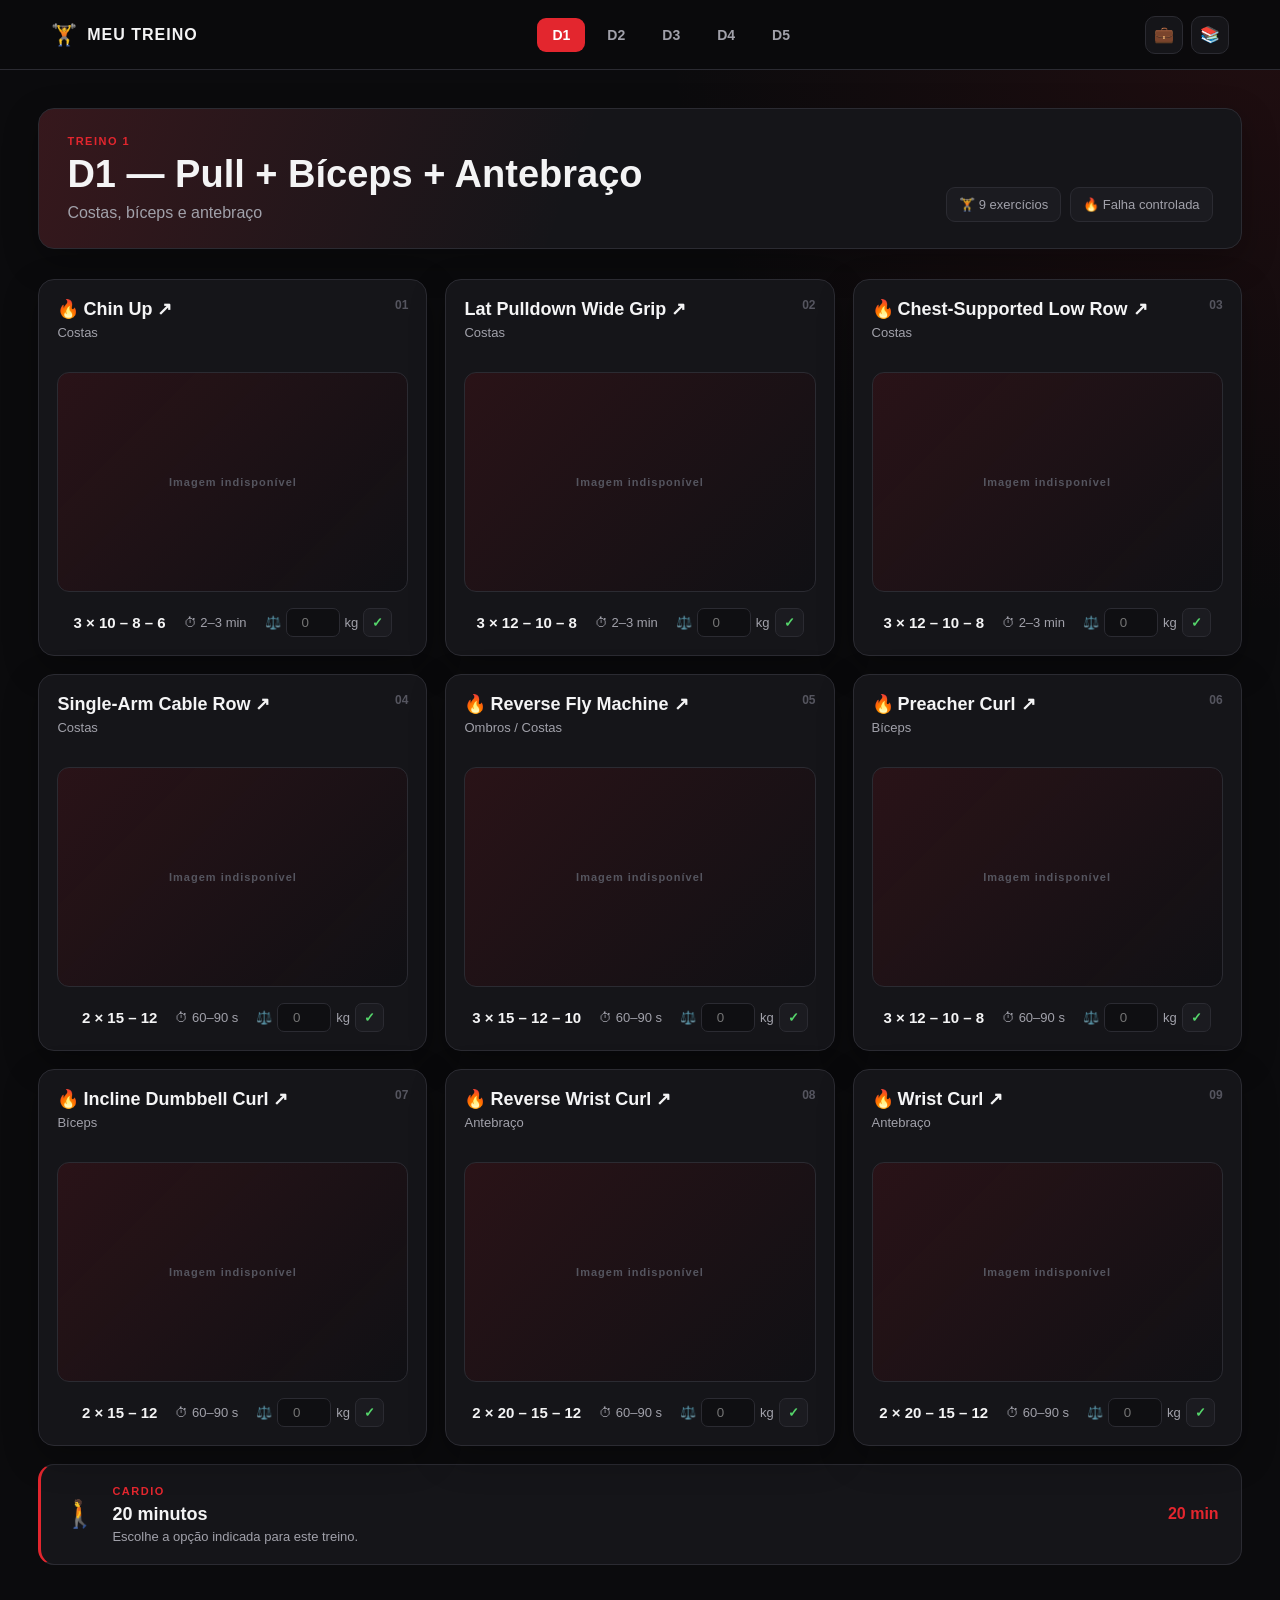
<file: d1.html>
<!DOCTYPE html>
<html lang="pt-PT">
<head>
<meta charset="UTF-8">
<meta name="viewport" content="width=device-width, initial-scale=1.0">
<title>D1 — Pull + Bíceps + Antebraço</title>
<link rel="stylesheet" href="css/style.css">
</head>
<body>
<header class="topo">
  <a class="marca" href="d1.html"><span>🏋️</span><strong>MEU TREINO</strong></a>
  <nav class="menu"><a class="ativo" href="d1.html">D1</a><a class="" href="d2.html">D2</a><a class="" href="d3.html">D3</a><a class="" href="d4.html">D4</a><a class="" href="d5.html">D5</a></nav>
  <div class="atalhos">
    <a href="https://rlpimenta.github.io/Portfolio/" target="_blank" rel="noopener" title="Portfólio">💼</a>
    <a href="https://rlpimenta.github.io/meu-plano-treino/" target="_blank" rel="noopener" title="Projeto do curso">📚</a>
  </div>
</header>
<main class="pagina">
<section class="cabecalho-treino">
 <div><p class="etiqueta">TREINO 1</p><h1>D1 — Pull + Bíceps + Antebraço</h1><p class="descricao">Costas, bíceps e antebraço</p></div>
 <div class="resumo-treino"><span>🏋️ 9 exercícios</span><span>🔥 Falha controlada</span></div>
</section>
<section class="lista-exercicios">
<article class="card-exercicio"
 data-exercicio="Chin Up" data-imagem="Chin-Up" data-musculo="Lats" data-falha="true">
  <div class="topo-card">
    <div>
      <h2 class="nome-exercicio"></h2>
      <p class="musculo">Costas</p>
    </div>
    <span class="numero">01</span>
  </div>
  <a class="link-imagem" href="#" target="_blank" rel="noopener" title="Abrir fonte das imagens">
    <div class="imagem-exercicio">
      <img class="imagem-1" alt="">
      <img class="imagem-2" alt="">
      <span class="imagem-carregando">A carregar...</span>
    </div>
  </a>
  <div class="info-exercicio">
    <strong class="series">3 × 10 – 8 – 6</strong>
    <span class="descanso">⏱ 2–3 min</span>
    <div class="peso">
      <span>⚖️</span>
      <input class="peso-input" type="number" min="0" step="0.5" placeholder="0" aria-label="Peso Chin Up">
      <span>kg</span>
      <button class="guardar-peso" type="button" title="Guardar peso">✓</button>
    </div>
  </div>
</article>

<article class="card-exercicio"
 data-exercicio="Lat Pulldown Wide Grip" data-imagem="Wide-Grip_Pulldown_Behind_The_Neck" data-musculo="Lats" data-falha="false">
  <div class="topo-card">
    <div>
      <h2 class="nome-exercicio"></h2>
      <p class="musculo">Costas</p>
    </div>
    <span class="numero">02</span>
  </div>
  <a class="link-imagem" href="#" target="_blank" rel="noopener" title="Abrir fonte das imagens">
    <div class="imagem-exercicio">
      <img class="imagem-1" alt="">
      <img class="imagem-2" alt="">
      <span class="imagem-carregando">A carregar...</span>
    </div>
  </a>
  <div class="info-exercicio">
    <strong class="series">3 × 12 – 10 – 8</strong>
    <span class="descanso">⏱ 2–3 min</span>
    <div class="peso">
      <span>⚖️</span>
      <input class="peso-input" type="number" min="0" step="0.5" placeholder="0" aria-label="Peso Lat Pulldown Wide Grip">
      <span>kg</span>
      <button class="guardar-peso" type="button" title="Guardar peso">✓</button>
    </div>
  </div>
</article>

<article class="card-exercicio"
 data-exercicio="Chest-Supported Low Row" data-imagem="Seated_Cable_Rows" data-musculo="Lats" data-falha="true">
  <div class="topo-card">
    <div>
      <h2 class="nome-exercicio"></h2>
      <p class="musculo">Costas</p>
    </div>
    <span class="numero">03</span>
  </div>
  <a class="link-imagem" href="#" target="_blank" rel="noopener" title="Abrir fonte das imagens">
    <div class="imagem-exercicio">
      <img class="imagem-1" alt="">
      <img class="imagem-2" alt="">
      <span class="imagem-carregando">A carregar...</span>
    </div>
  </a>
  <div class="info-exercicio">
    <strong class="series">3 × 12 – 10 – 8</strong>
    <span class="descanso">⏱ 2–3 min</span>
    <div class="peso">
      <span>⚖️</span>
      <input class="peso-input" type="number" min="0" step="0.5" placeholder="0" aria-label="Peso Chest-Supported Low Row">
      <span>kg</span>
      <button class="guardar-peso" type="button" title="Guardar peso">✓</button>
    </div>
  </div>
</article>

<article class="card-exercicio"
 data-exercicio="Single-Arm Cable Row" data-imagem="Seated_Cable_Rows" data-musculo="Lats" data-falha="false">
  <div class="topo-card">
    <div>
      <h2 class="nome-exercicio"></h2>
      <p class="musculo">Costas</p>
    </div>
    <span class="numero">04</span>
  </div>
  <a class="link-imagem" href="#" target="_blank" rel="noopener" title="Abrir fonte das imagens">
    <div class="imagem-exercicio">
      <img class="imagem-1" alt="">
      <img class="imagem-2" alt="">
      <span class="imagem-carregando">A carregar...</span>
    </div>
  </a>
  <div class="info-exercicio">
    <strong class="series">2 × 15 – 12</strong>
    <span class="descanso">⏱ 60–90 s</span>
    <div class="peso">
      <span>⚖️</span>
      <input class="peso-input" type="number" min="0" step="0.5" placeholder="0" aria-label="Peso Single-Arm Cable Row">
      <span>kg</span>
      <button class="guardar-peso" type="button" title="Guardar peso">✓</button>
    </div>
  </div>
</article>

<article class="card-exercicio"
 data-exercicio="Reverse Fly Machine" data-imagem="Reverse_Machine_Flyes" data-musculo="Shoulders" data-falha="true">
  <div class="topo-card">
    <div>
      <h2 class="nome-exercicio"></h2>
      <p class="musculo">Ombros / Costas</p>
    </div>
    <span class="numero">05</span>
  </div>
  <a class="link-imagem" href="#" target="_blank" rel="noopener" title="Abrir fonte das imagens">
    <div class="imagem-exercicio">
      <img class="imagem-1" alt="">
      <img class="imagem-2" alt="">
      <span class="imagem-carregando">A carregar...</span>
    </div>
  </a>
  <div class="info-exercicio">
    <strong class="series">3 × 15 – 12 – 10</strong>
    <span class="descanso">⏱ 60–90 s</span>
    <div class="peso">
      <span>⚖️</span>
      <input class="peso-input" type="number" min="0" step="0.5" placeholder="0" aria-label="Peso Reverse Fly Machine">
      <span>kg</span>
      <button class="guardar-peso" type="button" title="Guardar peso">✓</button>
    </div>
  </div>
</article>

<article class="card-exercicio"
 data-exercicio="Preacher Curl" data-imagem="Preacher_Curl" data-musculo="Biceps" data-falha="true">
  <div class="topo-card">
    <div>
      <h2 class="nome-exercicio"></h2>
      <p class="musculo">Bíceps</p>
    </div>
    <span class="numero">06</span>
  </div>
  <a class="link-imagem" href="#" target="_blank" rel="noopener" title="Abrir fonte das imagens">
    <div class="imagem-exercicio">
      <img class="imagem-1" alt="">
      <img class="imagem-2" alt="">
      <span class="imagem-carregando">A carregar...</span>
    </div>
  </a>
  <div class="info-exercicio">
    <strong class="series">3 × 12 – 10 – 8</strong>
    <span class="descanso">⏱ 60–90 s</span>
    <div class="peso">
      <span>⚖️</span>
      <input class="peso-input" type="number" min="0" step="0.5" placeholder="0" aria-label="Peso Preacher Curl">
      <span>kg</span>
      <button class="guardar-peso" type="button" title="Guardar peso">✓</button>
    </div>
  </div>
</article>

<article class="card-exercicio"
 data-exercicio="Incline Dumbbell Curl" data-imagem="Alternate_Incline_Dumbbell_Curl" data-musculo="Biceps" data-falha="true">
  <div class="topo-card">
    <div>
      <h2 class="nome-exercicio"></h2>
      <p class="musculo">Bíceps</p>
    </div>
    <span class="numero">07</span>
  </div>
  <a class="link-imagem" href="#" target="_blank" rel="noopener" title="Abrir fonte das imagens">
    <div class="imagem-exercicio">
      <img class="imagem-1" alt="">
      <img class="imagem-2" alt="">
      <span class="imagem-carregando">A carregar...</span>
    </div>
  </a>
  <div class="info-exercicio">
    <strong class="series">2 × 15 – 12</strong>
    <span class="descanso">⏱ 60–90 s</span>
    <div class="peso">
      <span>⚖️</span>
      <input class="peso-input" type="number" min="0" step="0.5" placeholder="0" aria-label="Peso Incline Dumbbell Curl">
      <span>kg</span>
      <button class="guardar-peso" type="button" title="Guardar peso">✓</button>
    </div>
  </div>
</article>

<article class="card-exercicio"
 data-exercicio="Reverse Wrist Curl" data-imagem="Palms-Down_Wrist_Curl_Over_A_Bench" data-musculo="Forearms" data-falha="true">
  <div class="topo-card">
    <div>
      <h2 class="nome-exercicio"></h2>
      <p class="musculo">Antebraço</p>
    </div>
    <span class="numero">08</span>
  </div>
  <a class="link-imagem" href="#" target="_blank" rel="noopener" title="Abrir fonte das imagens">
    <div class="imagem-exercicio">
      <img class="imagem-1" alt="">
      <img class="imagem-2" alt="">
      <span class="imagem-carregando">A carregar...</span>
    </div>
  </a>
  <div class="info-exercicio">
    <strong class="series">2 × 20 – 15 – 12</strong>
    <span class="descanso">⏱ 60–90 s</span>
    <div class="peso">
      <span>⚖️</span>
      <input class="peso-input" type="number" min="0" step="0.5" placeholder="0" aria-label="Peso Reverse Wrist Curl">
      <span>kg</span>
      <button class="guardar-peso" type="button" title="Guardar peso">✓</button>
    </div>
  </div>
</article>

<article class="card-exercicio"
 data-exercicio="Wrist Curl" data-imagem="Palms-Down_Wrist_Curl_Over_A_Bench" data-musculo="Forearms" data-falha="true">
  <div class="topo-card">
    <div>
      <h2 class="nome-exercicio"></h2>
      <p class="musculo">Antebraço</p>
    </div>
    <span class="numero">09</span>
  </div>
  <a class="link-imagem" href="#" target="_blank" rel="noopener" title="Abrir fonte das imagens">
    <div class="imagem-exercicio">
      <img class="imagem-1" alt="">
      <img class="imagem-2" alt="">
      <span class="imagem-carregando">A carregar...</span>
    </div>
  </a>
  <div class="info-exercicio">
    <strong class="series">2 × 20 – 15 – 12</strong>
    <span class="descanso">⏱ 60–90 s</span>
    <div class="peso">
      <span>⚖️</span>
      <input class="peso-input" type="number" min="0" step="0.5" placeholder="0" aria-label="Peso Wrist Curl">
      <span>kg</span>
      <button class="guardar-peso" type="button" title="Guardar peso">✓</button>
    </div>
  </div>
</article></section>
<section class="card-cardio"><div><span class="icone-cardio">🚶</span><div><p class="etiqueta">CARDIO</p><h2>20 minutos</h2><p>Escolhe a opção indicada para este treino.</p></div></div><strong class="cardio-tempo">20 min</strong></section>
</main>
<script src="js/app.js"></script>
</body>
</html>
</file>
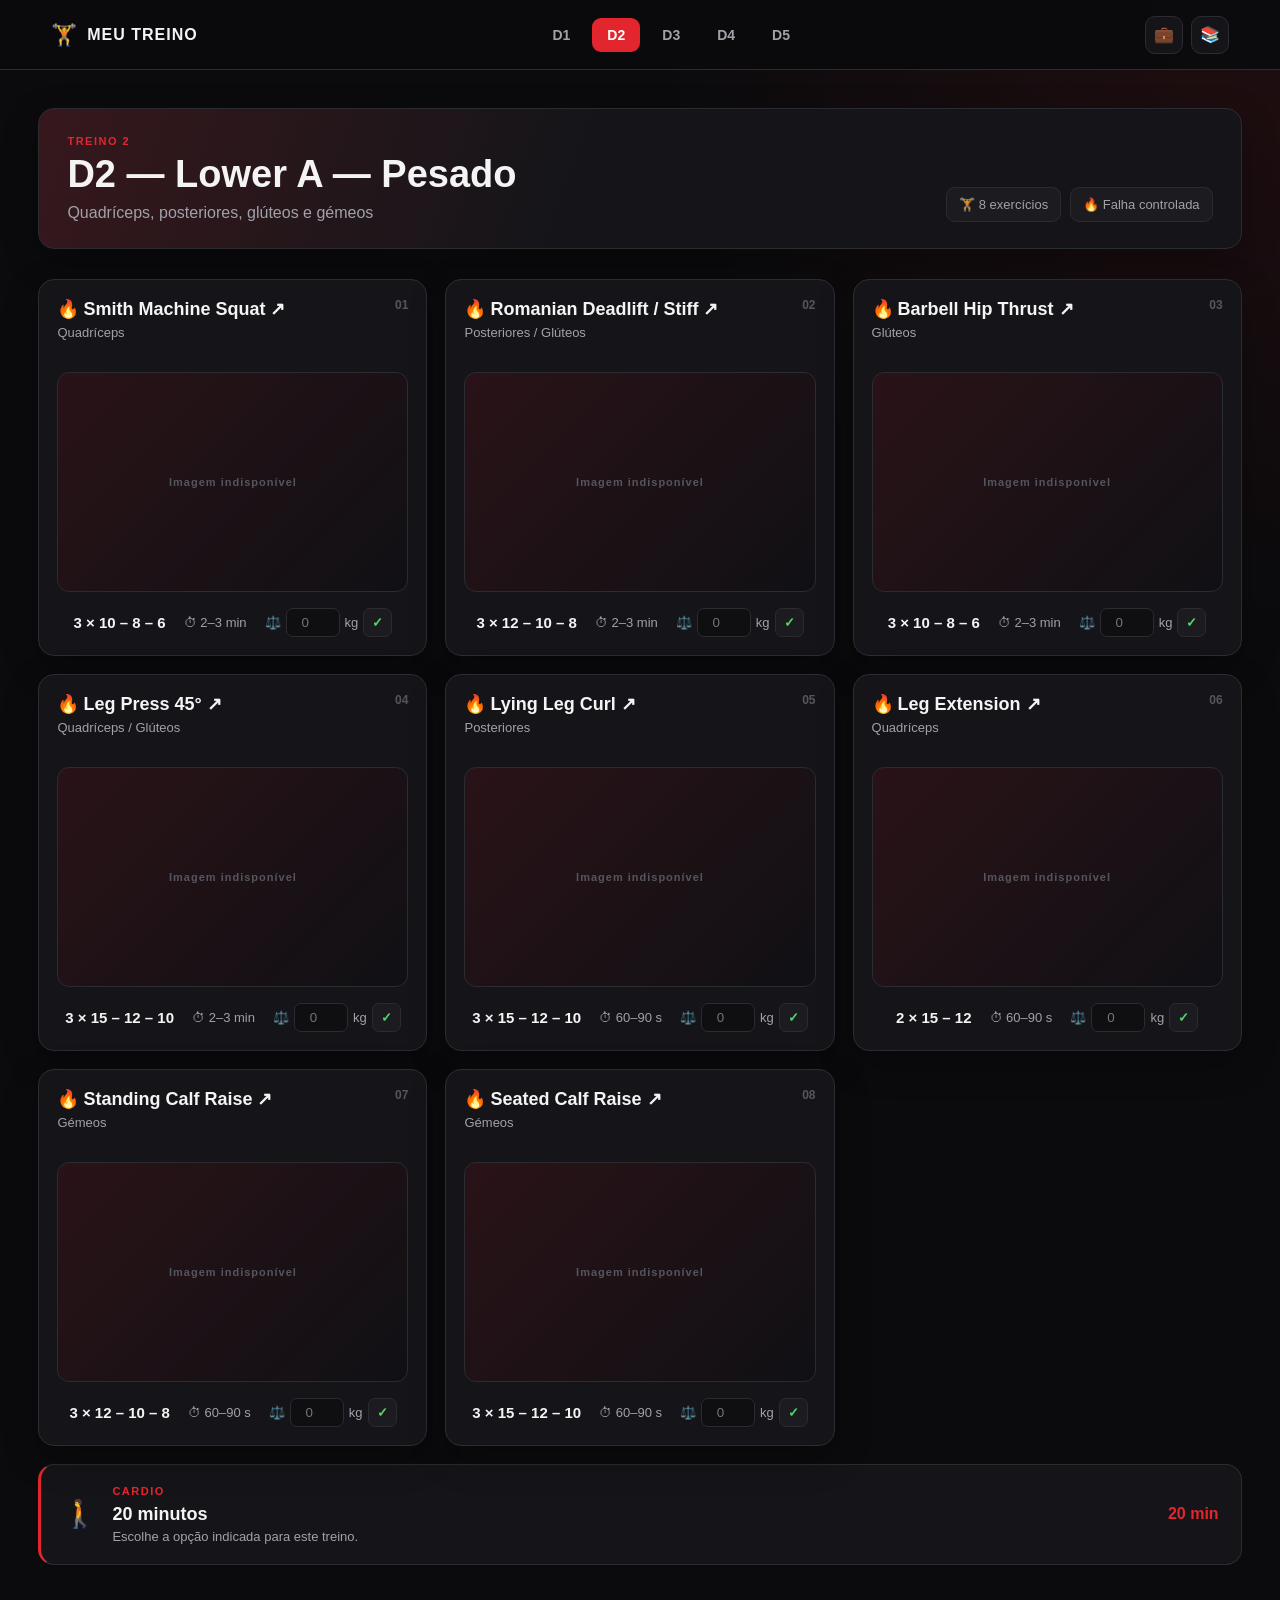
<file: d2.html>
<!DOCTYPE html>
<html lang="pt-PT">
<head>
<meta charset="UTF-8">
<meta name="viewport" content="width=device-width, initial-scale=1.0">
<title>D2 — Lower A — Pesado</title>
<link rel="stylesheet" href="css/style.css">
</head>
<body>
<header class="topo">
  <a class="marca" href="d1.html"><span>🏋️</span><strong>MEU TREINO</strong></a>
  <nav class="menu"><a class="" href="d1.html">D1</a><a class="ativo" href="d2.html">D2</a><a class="" href="d3.html">D3</a><a class="" href="d4.html">D4</a><a class="" href="d5.html">D5</a></nav>
  <div class="atalhos">
    <a href="https://rlpimenta.github.io/Portfolio/" target="_blank" rel="noopener" title="Portfólio">💼</a>
    <a href="https://rlpimenta.github.io/meu-plano-treino/" target="_blank" rel="noopener" title="Projeto do curso">📚</a>
  </div>
</header>
<main class="pagina">
<section class="cabecalho-treino">
 <div><p class="etiqueta">TREINO 2</p><h1>D2 — Lower A — Pesado</h1><p class="descricao">Quadríceps, posteriores, glúteos e gémeos</p></div>
 <div class="resumo-treino"><span>🏋️ 8 exercícios</span><span>🔥 Falha controlada</span></div>
</section>
<section class="lista-exercicios">
<article class="card-exercicio"
 data-exercicio="Smith Machine Squat" data-imagem="Smith_Machine_Squat" data-musculo="Quads" data-falha="true">
  <div class="topo-card">
    <div>
      <h2 class="nome-exercicio"></h2>
      <p class="musculo">Quadríceps</p>
    </div>
    <span class="numero">01</span>
  </div>
  <a class="link-imagem" href="#" target="_blank" rel="noopener" title="Abrir fonte das imagens">
    <div class="imagem-exercicio">
      <img class="imagem-1" alt="">
      <img class="imagem-2" alt="">
      <span class="imagem-carregando">A carregar...</span>
    </div>
  </a>
  <div class="info-exercicio">
    <strong class="series">3 × 10 – 8 – 6</strong>
    <span class="descanso">⏱ 2–3 min</span>
    <div class="peso">
      <span>⚖️</span>
      <input class="peso-input" type="number" min="0" step="0.5" placeholder="0" aria-label="Peso Smith Machine Squat">
      <span>kg</span>
      <button class="guardar-peso" type="button" title="Guardar peso">✓</button>
    </div>
  </div>
</article>

<article class="card-exercicio"
 data-exercicio="Romanian Deadlift / Stiff" data-imagem="Romanian_Deadlift" data-musculo="Hamstrings" data-falha="true">
  <div class="topo-card">
    <div>
      <h2 class="nome-exercicio"></h2>
      <p class="musculo">Posteriores / Glúteos</p>
    </div>
    <span class="numero">02</span>
  </div>
  <a class="link-imagem" href="#" target="_blank" rel="noopener" title="Abrir fonte das imagens">
    <div class="imagem-exercicio">
      <img class="imagem-1" alt="">
      <img class="imagem-2" alt="">
      <span class="imagem-carregando">A carregar...</span>
    </div>
  </a>
  <div class="info-exercicio">
    <strong class="series">3 × 12 – 10 – 8</strong>
    <span class="descanso">⏱ 2–3 min</span>
    <div class="peso">
      <span>⚖️</span>
      <input class="peso-input" type="number" min="0" step="0.5" placeholder="0" aria-label="Peso Romanian Deadlift / Stiff">
      <span>kg</span>
      <button class="guardar-peso" type="button" title="Guardar peso">✓</button>
    </div>
  </div>
</article>

<article class="card-exercicio"
 data-exercicio="Barbell Hip Thrust" data-imagem="Barbell_Hip_Thrust" data-musculo="Glutes" data-falha="true">
  <div class="topo-card">
    <div>
      <h2 class="nome-exercicio"></h2>
      <p class="musculo">Glúteos</p>
    </div>
    <span class="numero">03</span>
  </div>
  <a class="link-imagem" href="#" target="_blank" rel="noopener" title="Abrir fonte das imagens">
    <div class="imagem-exercicio">
      <img class="imagem-1" alt="">
      <img class="imagem-2" alt="">
      <span class="imagem-carregando">A carregar...</span>
    </div>
  </a>
  <div class="info-exercicio">
    <strong class="series">3 × 10 – 8 – 6</strong>
    <span class="descanso">⏱ 2–3 min</span>
    <div class="peso">
      <span>⚖️</span>
      <input class="peso-input" type="number" min="0" step="0.5" placeholder="0" aria-label="Peso Barbell Hip Thrust">
      <span>kg</span>
      <button class="guardar-peso" type="button" title="Guardar peso">✓</button>
    </div>
  </div>
</article>

<article class="card-exercicio"
 data-exercicio="Leg Press 45°" data-imagem="Leg_Press" data-musculo="Quads" data-falha="true">
  <div class="topo-card">
    <div>
      <h2 class="nome-exercicio"></h2>
      <p class="musculo">Quadríceps / Glúteos</p>
    </div>
    <span class="numero">04</span>
  </div>
  <a class="link-imagem" href="#" target="_blank" rel="noopener" title="Abrir fonte das imagens">
    <div class="imagem-exercicio">
      <img class="imagem-1" alt="">
      <img class="imagem-2" alt="">
      <span class="imagem-carregando">A carregar...</span>
    </div>
  </a>
  <div class="info-exercicio">
    <strong class="series">3 × 15 – 12 – 10</strong>
    <span class="descanso">⏱ 2–3 min</span>
    <div class="peso">
      <span>⚖️</span>
      <input class="peso-input" type="number" min="0" step="0.5" placeholder="0" aria-label="Peso Leg Press 45°">
      <span>kg</span>
      <button class="guardar-peso" type="button" title="Guardar peso">✓</button>
    </div>
  </div>
</article>

<article class="card-exercicio"
 data-exercicio="Lying Leg Curl" data-imagem="Lying_Leg_Curls" data-musculo="Hamstrings" data-falha="true">
  <div class="topo-card">
    <div>
      <h2 class="nome-exercicio"></h2>
      <p class="musculo">Posteriores</p>
    </div>
    <span class="numero">05</span>
  </div>
  <a class="link-imagem" href="#" target="_blank" rel="noopener" title="Abrir fonte das imagens">
    <div class="imagem-exercicio">
      <img class="imagem-1" alt="">
      <img class="imagem-2" alt="">
      <span class="imagem-carregando">A carregar...</span>
    </div>
  </a>
  <div class="info-exercicio">
    <strong class="series">3 × 15 – 12 – 10</strong>
    <span class="descanso">⏱ 60–90 s</span>
    <div class="peso">
      <span>⚖️</span>
      <input class="peso-input" type="number" min="0" step="0.5" placeholder="0" aria-label="Peso Lying Leg Curl">
      <span>kg</span>
      <button class="guardar-peso" type="button" title="Guardar peso">✓</button>
    </div>
  </div>
</article>

<article class="card-exercicio"
 data-exercicio="Leg Extension" data-imagem="Leg_Extensions" data-musculo="Quads" data-falha="true">
  <div class="topo-card">
    <div>
      <h2 class="nome-exercicio"></h2>
      <p class="musculo">Quadríceps</p>
    </div>
    <span class="numero">06</span>
  </div>
  <a class="link-imagem" href="#" target="_blank" rel="noopener" title="Abrir fonte das imagens">
    <div class="imagem-exercicio">
      <img class="imagem-1" alt="">
      <img class="imagem-2" alt="">
      <span class="imagem-carregando">A carregar...</span>
    </div>
  </a>
  <div class="info-exercicio">
    <strong class="series">2 × 15 – 12</strong>
    <span class="descanso">⏱ 60–90 s</span>
    <div class="peso">
      <span>⚖️</span>
      <input class="peso-input" type="number" min="0" step="0.5" placeholder="0" aria-label="Peso Leg Extension">
      <span>kg</span>
      <button class="guardar-peso" type="button" title="Guardar peso">✓</button>
    </div>
  </div>
</article>

<article class="card-exercicio"
 data-exercicio="Standing Calf Raise" data-imagem="Standing_Barbell_Calf_Raise" data-musculo="Calves" data-falha="true">
  <div class="topo-card">
    <div>
      <h2 class="nome-exercicio"></h2>
      <p class="musculo">Gémeos</p>
    </div>
    <span class="numero">07</span>
  </div>
  <a class="link-imagem" href="#" target="_blank" rel="noopener" title="Abrir fonte das imagens">
    <div class="imagem-exercicio">
      <img class="imagem-1" alt="">
      <img class="imagem-2" alt="">
      <span class="imagem-carregando">A carregar...</span>
    </div>
  </a>
  <div class="info-exercicio">
    <strong class="series">3 × 12 – 10 – 8</strong>
    <span class="descanso">⏱ 60–90 s</span>
    <div class="peso">
      <span>⚖️</span>
      <input class="peso-input" type="number" min="0" step="0.5" placeholder="0" aria-label="Peso Standing Calf Raise">
      <span>kg</span>
      <button class="guardar-peso" type="button" title="Guardar peso">✓</button>
    </div>
  </div>
</article>

<article class="card-exercicio"
 data-exercicio="Seated Calf Raise" data-imagem="Seated_Calf_Raise" data-musculo="Calves" data-falha="true">
  <div class="topo-card">
    <div>
      <h2 class="nome-exercicio"></h2>
      <p class="musculo">Gémeos</p>
    </div>
    <span class="numero">08</span>
  </div>
  <a class="link-imagem" href="#" target="_blank" rel="noopener" title="Abrir fonte das imagens">
    <div class="imagem-exercicio">
      <img class="imagem-1" alt="">
      <img class="imagem-2" alt="">
      <span class="imagem-carregando">A carregar...</span>
    </div>
  </a>
  <div class="info-exercicio">
    <strong class="series">3 × 15 – 12 – 10</strong>
    <span class="descanso">⏱ 60–90 s</span>
    <div class="peso">
      <span>⚖️</span>
      <input class="peso-input" type="number" min="0" step="0.5" placeholder="0" aria-label="Peso Seated Calf Raise">
      <span>kg</span>
      <button class="guardar-peso" type="button" title="Guardar peso">✓</button>
    </div>
  </div>
</article></section>
<section class="card-cardio"><div><span class="icone-cardio">🚶</span><div><p class="etiqueta">CARDIO</p><h2>20 minutos</h2><p>Escolhe a opção indicada para este treino.</p></div></div><strong class="cardio-tempo">20 min</strong></section>
</main>
<script src="js/app.js"></script>
</body>
</html>
</file>
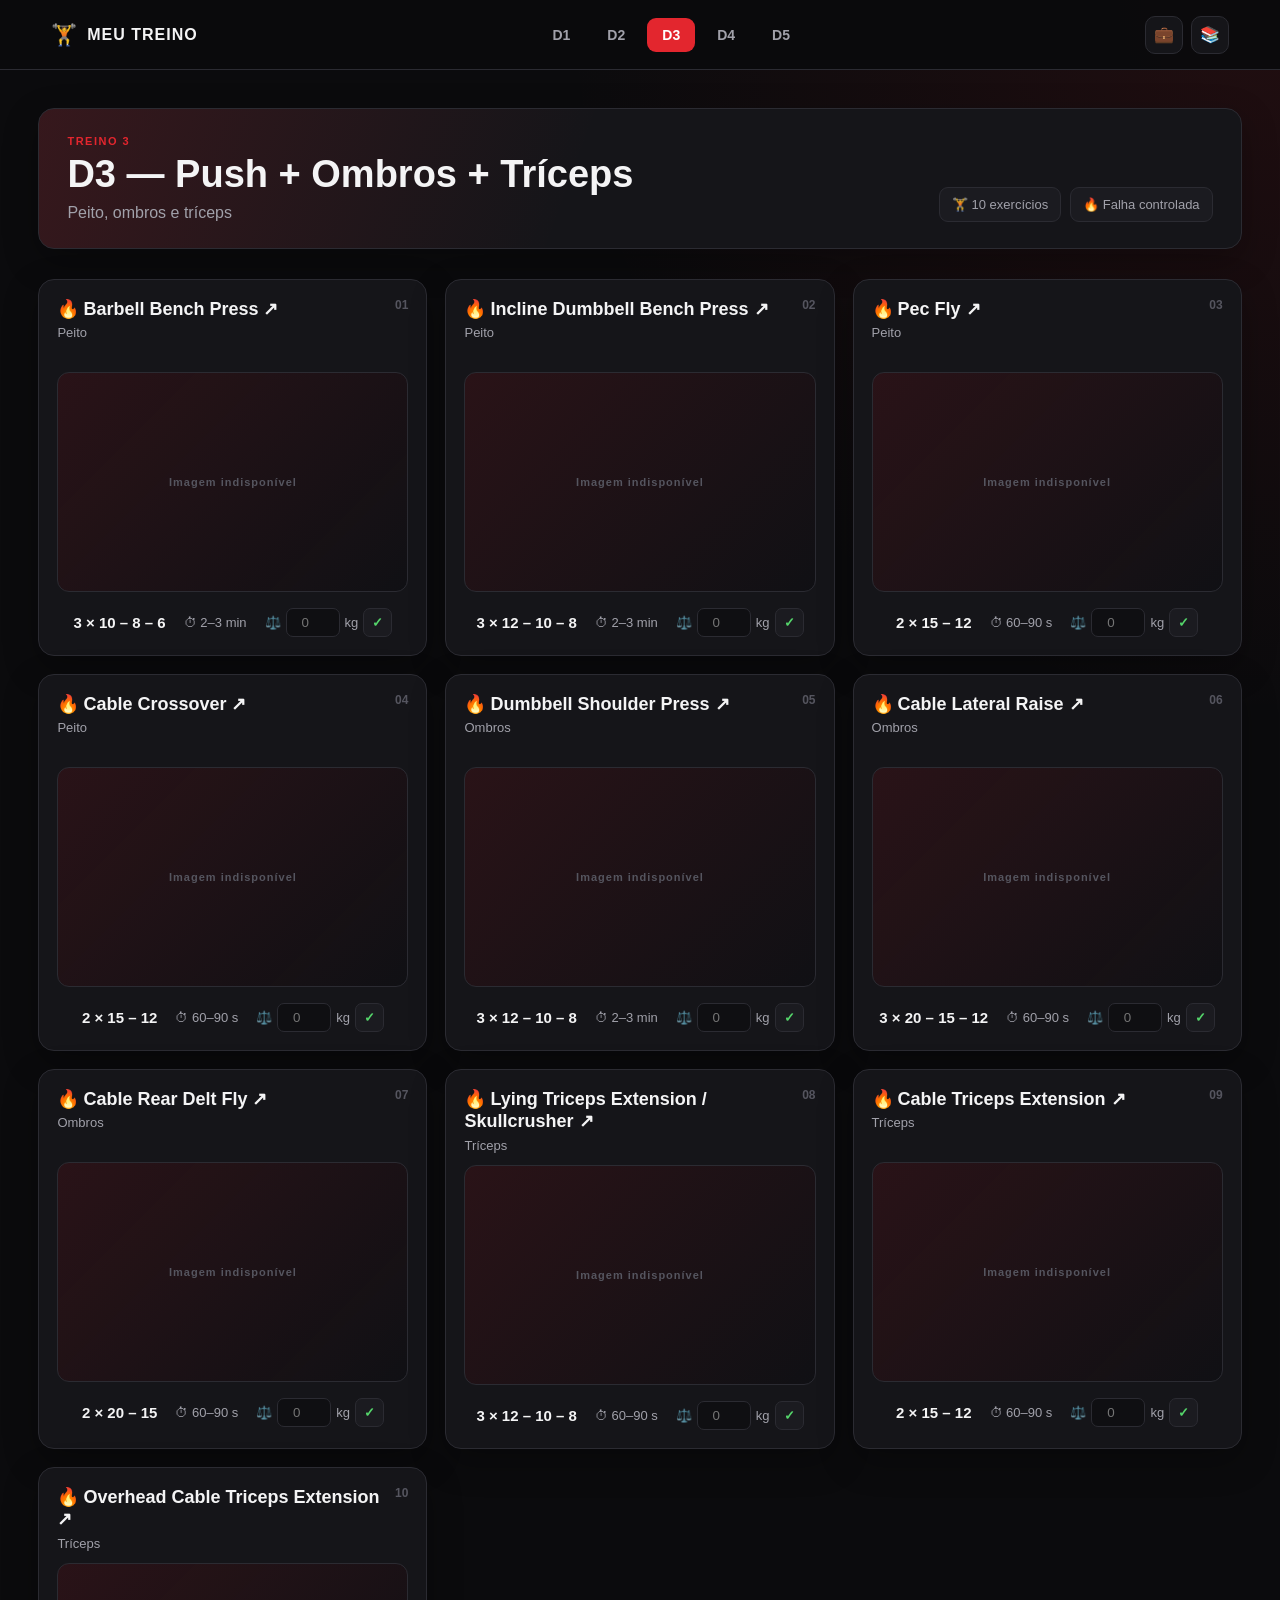
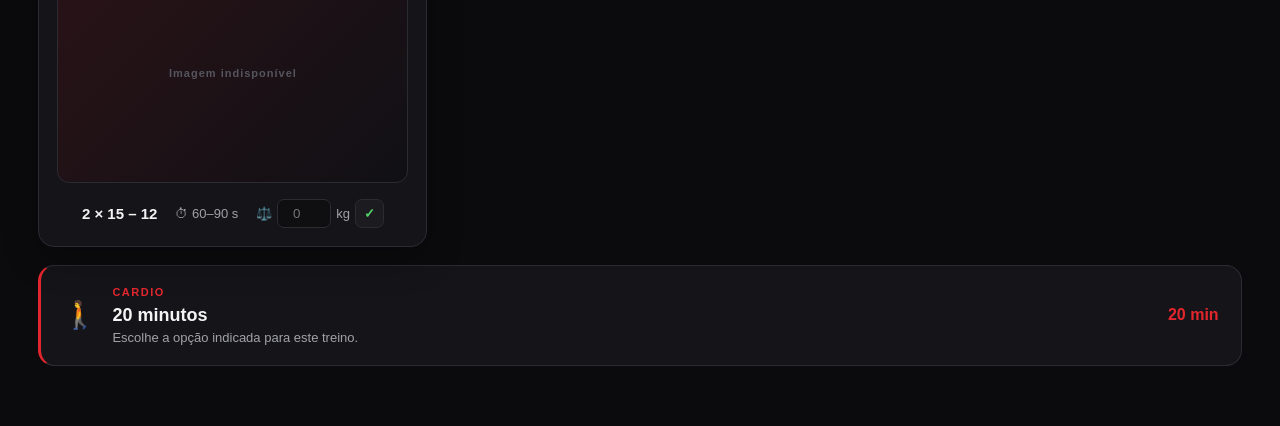
<file: d3.html>
<!DOCTYPE html>
<html lang="pt-PT">
<head>
<meta charset="UTF-8">
<meta name="viewport" content="width=device-width, initial-scale=1.0">
<title>D3 — Push + Ombros + Tríceps</title>
<link rel="stylesheet" href="css/style.css">
</head>
<body>
<header class="topo">
  <a class="marca" href="d1.html"><span>🏋️</span><strong>MEU TREINO</strong></a>
  <nav class="menu"><a class="" href="d1.html">D1</a><a class="" href="d2.html">D2</a><a class="ativo" href="d3.html">D3</a><a class="" href="d4.html">D4</a><a class="" href="d5.html">D5</a></nav>
  <div class="atalhos">
    <a href="https://rlpimenta.github.io/Portfolio/" target="_blank" rel="noopener" title="Portfólio">💼</a>
    <a href="https://rlpimenta.github.io/meu-plano-treino/" target="_blank" rel="noopener" title="Projeto do curso">📚</a>
  </div>
</header>
<main class="pagina">
<section class="cabecalho-treino">
 <div><p class="etiqueta">TREINO 3</p><h1>D3 — Push + Ombros + Tríceps</h1><p class="descricao">Peito, ombros e tríceps</p></div>
 <div class="resumo-treino"><span>🏋️ 10 exercícios</span><span>🔥 Falha controlada</span></div>
</section>
<section class="lista-exercicios">
<article class="card-exercicio"
 data-exercicio="Barbell Bench Press" data-imagem="Barbell_Bench_Press_-_Medium_Grip" data-musculo="Chest" data-falha="true">
  <div class="topo-card">
    <div>
      <h2 class="nome-exercicio"></h2>
      <p class="musculo">Peito</p>
    </div>
    <span class="numero">01</span>
  </div>
  <a class="link-imagem" href="#" target="_blank" rel="noopener" title="Abrir fonte das imagens">
    <div class="imagem-exercicio">
      <img class="imagem-1" alt="">
      <img class="imagem-2" alt="">
      <span class="imagem-carregando">A carregar...</span>
    </div>
  </a>
  <div class="info-exercicio">
    <strong class="series">3 × 10 – 8 – 6</strong>
    <span class="descanso">⏱ 2–3 min</span>
    <div class="peso">
      <span>⚖️</span>
      <input class="peso-input" type="number" min="0" step="0.5" placeholder="0" aria-label="Peso Barbell Bench Press">
      <span>kg</span>
      <button class="guardar-peso" type="button" title="Guardar peso">✓</button>
    </div>
  </div>
</article>

<article class="card-exercicio"
 data-exercicio="Incline Dumbbell Bench Press" data-imagem="Incline_Dumbbell_Press" data-musculo="Chest" data-falha="true">
  <div class="topo-card">
    <div>
      <h2 class="nome-exercicio"></h2>
      <p class="musculo">Peito</p>
    </div>
    <span class="numero">02</span>
  </div>
  <a class="link-imagem" href="#" target="_blank" rel="noopener" title="Abrir fonte das imagens">
    <div class="imagem-exercicio">
      <img class="imagem-1" alt="">
      <img class="imagem-2" alt="">
      <span class="imagem-carregando">A carregar...</span>
    </div>
  </a>
  <div class="info-exercicio">
    <strong class="series">3 × 12 – 10 – 8</strong>
    <span class="descanso">⏱ 2–3 min</span>
    <div class="peso">
      <span>⚖️</span>
      <input class="peso-input" type="number" min="0" step="0.5" placeholder="0" aria-label="Peso Incline Dumbbell Bench Press">
      <span>kg</span>
      <button class="guardar-peso" type="button" title="Guardar peso">✓</button>
    </div>
  </div>
</article>

<article class="card-exercicio"
 data-exercicio="Pec Fly" data-imagem="Butterfly" data-musculo="Chest" data-falha="true">
  <div class="topo-card">
    <div>
      <h2 class="nome-exercicio"></h2>
      <p class="musculo">Peito</p>
    </div>
    <span class="numero">03</span>
  </div>
  <a class="link-imagem" href="#" target="_blank" rel="noopener" title="Abrir fonte das imagens">
    <div class="imagem-exercicio">
      <img class="imagem-1" alt="">
      <img class="imagem-2" alt="">
      <span class="imagem-carregando">A carregar...</span>
    </div>
  </a>
  <div class="info-exercicio">
    <strong class="series">2 × 15 – 12</strong>
    <span class="descanso">⏱ 60–90 s</span>
    <div class="peso">
      <span>⚖️</span>
      <input class="peso-input" type="number" min="0" step="0.5" placeholder="0" aria-label="Peso Pec Fly">
      <span>kg</span>
      <button class="guardar-peso" type="button" title="Guardar peso">✓</button>
    </div>
  </div>
</article>

<article class="card-exercicio"
 data-exercicio="Cable Crossover" data-imagem="Cable_Crossover" data-musculo="Chest" data-falha="true">
  <div class="topo-card">
    <div>
      <h2 class="nome-exercicio"></h2>
      <p class="musculo">Peito</p>
    </div>
    <span class="numero">04</span>
  </div>
  <a class="link-imagem" href="#" target="_blank" rel="noopener" title="Abrir fonte das imagens">
    <div class="imagem-exercicio">
      <img class="imagem-1" alt="">
      <img class="imagem-2" alt="">
      <span class="imagem-carregando">A carregar...</span>
    </div>
  </a>
  <div class="info-exercicio">
    <strong class="series">2 × 15 – 12</strong>
    <span class="descanso">⏱ 60–90 s</span>
    <div class="peso">
      <span>⚖️</span>
      <input class="peso-input" type="number" min="0" step="0.5" placeholder="0" aria-label="Peso Cable Crossover">
      <span>kg</span>
      <button class="guardar-peso" type="button" title="Guardar peso">✓</button>
    </div>
  </div>
</article>

<article class="card-exercicio"
 data-exercicio="Dumbbell Shoulder Press" data-imagem="Seated_Dumbbell_Press" data-musculo="Shoulders" data-falha="true">
  <div class="topo-card">
    <div>
      <h2 class="nome-exercicio"></h2>
      <p class="musculo">Ombros</p>
    </div>
    <span class="numero">05</span>
  </div>
  <a class="link-imagem" href="#" target="_blank" rel="noopener" title="Abrir fonte das imagens">
    <div class="imagem-exercicio">
      <img class="imagem-1" alt="">
      <img class="imagem-2" alt="">
      <span class="imagem-carregando">A carregar...</span>
    </div>
  </a>
  <div class="info-exercicio">
    <strong class="series">3 × 12 – 10 – 8</strong>
    <span class="descanso">⏱ 2–3 min</span>
    <div class="peso">
      <span>⚖️</span>
      <input class="peso-input" type="number" min="0" step="0.5" placeholder="0" aria-label="Peso Dumbbell Shoulder Press">
      <span>kg</span>
      <button class="guardar-peso" type="button" title="Guardar peso">✓</button>
    </div>
  </div>
</article>

<article class="card-exercicio"
 data-exercicio="Cable Lateral Raise" data-imagem="Bent_Over_Low-Pulley_Side_Lateral" data-musculo="Shoulders" data-falha="true">
  <div class="topo-card">
    <div>
      <h2 class="nome-exercicio"></h2>
      <p class="musculo">Ombros</p>
    </div>
    <span class="numero">06</span>
  </div>
  <a class="link-imagem" href="#" target="_blank" rel="noopener" title="Abrir fonte das imagens">
    <div class="imagem-exercicio">
      <img class="imagem-1" alt="">
      <img class="imagem-2" alt="">
      <span class="imagem-carregando">A carregar...</span>
    </div>
  </a>
  <div class="info-exercicio">
    <strong class="series">3 × 20 – 15 – 12</strong>
    <span class="descanso">⏱ 60–90 s</span>
    <div class="peso">
      <span>⚖️</span>
      <input class="peso-input" type="number" min="0" step="0.5" placeholder="0" aria-label="Peso Cable Lateral Raise">
      <span>kg</span>
      <button class="guardar-peso" type="button" title="Guardar peso">✓</button>
    </div>
  </div>
</article>

<article class="card-exercicio"
 data-exercicio="Cable Rear Delt Fly" data-imagem="Reverse_Machine_Flyes" data-musculo="Shoulders" data-falha="true">
  <div class="topo-card">
    <div>
      <h2 class="nome-exercicio"></h2>
      <p class="musculo">Ombros</p>
    </div>
    <span class="numero">07</span>
  </div>
  <a class="link-imagem" href="#" target="_blank" rel="noopener" title="Abrir fonte das imagens">
    <div class="imagem-exercicio">
      <img class="imagem-1" alt="">
      <img class="imagem-2" alt="">
      <span class="imagem-carregando">A carregar...</span>
    </div>
  </a>
  <div class="info-exercicio">
    <strong class="series">2 × 20 – 15</strong>
    <span class="descanso">⏱ 60–90 s</span>
    <div class="peso">
      <span>⚖️</span>
      <input class="peso-input" type="number" min="0" step="0.5" placeholder="0" aria-label="Peso Cable Rear Delt Fly">
      <span>kg</span>
      <button class="guardar-peso" type="button" title="Guardar peso">✓</button>
    </div>
  </div>
</article>

<article class="card-exercicio"
 data-exercicio="Lying Triceps Extension / Skullcrusher" data-imagem="EZ-Bar_Skullcrusher" data-musculo="Triceps" data-falha="true">
  <div class="topo-card">
    <div>
      <h2 class="nome-exercicio"></h2>
      <p class="musculo">Tríceps</p>
    </div>
    <span class="numero">08</span>
  </div>
  <a class="link-imagem" href="#" target="_blank" rel="noopener" title="Abrir fonte das imagens">
    <div class="imagem-exercicio">
      <img class="imagem-1" alt="">
      <img class="imagem-2" alt="">
      <span class="imagem-carregando">A carregar...</span>
    </div>
  </a>
  <div class="info-exercicio">
    <strong class="series">3 × 12 – 10 – 8</strong>
    <span class="descanso">⏱ 60–90 s</span>
    <div class="peso">
      <span>⚖️</span>
      <input class="peso-input" type="number" min="0" step="0.5" placeholder="0" aria-label="Peso Lying Triceps Extension / Skullcrusher">
      <span>kg</span>
      <button class="guardar-peso" type="button" title="Guardar peso">✓</button>
    </div>
  </div>
</article>

<article class="card-exercicio"
 data-exercicio="Cable Triceps Extension" data-imagem="Cable_One_Arm_Tricep_Extension" data-musculo="Triceps" data-falha="true">
  <div class="topo-card">
    <div>
      <h2 class="nome-exercicio"></h2>
      <p class="musculo">Tríceps</p>
    </div>
    <span class="numero">09</span>
  </div>
  <a class="link-imagem" href="#" target="_blank" rel="noopener" title="Abrir fonte das imagens">
    <div class="imagem-exercicio">
      <img class="imagem-1" alt="">
      <img class="imagem-2" alt="">
      <span class="imagem-carregando">A carregar...</span>
    </div>
  </a>
  <div class="info-exercicio">
    <strong class="series">2 × 15 – 12</strong>
    <span class="descanso">⏱ 60–90 s</span>
    <div class="peso">
      <span>⚖️</span>
      <input class="peso-input" type="number" min="0" step="0.5" placeholder="0" aria-label="Peso Cable Triceps Extension">
      <span>kg</span>
      <button class="guardar-peso" type="button" title="Guardar peso">✓</button>
    </div>
  </div>
</article>

<article class="card-exercicio"
 data-exercicio="Overhead Cable Triceps Extension" data-imagem="Triceps_Overhead_Extension_with_Rope" data-musculo="Triceps" data-falha="true">
  <div class="topo-card">
    <div>
      <h2 class="nome-exercicio"></h2>
      <p class="musculo">Tríceps</p>
    </div>
    <span class="numero">10</span>
  </div>
  <a class="link-imagem" href="#" target="_blank" rel="noopener" title="Abrir fonte das imagens">
    <div class="imagem-exercicio">
      <img class="imagem-1" alt="">
      <img class="imagem-2" alt="">
      <span class="imagem-carregando">A carregar...</span>
    </div>
  </a>
  <div class="info-exercicio">
    <strong class="series">2 × 15 – 12</strong>
    <span class="descanso">⏱ 60–90 s</span>
    <div class="peso">
      <span>⚖️</span>
      <input class="peso-input" type="number" min="0" step="0.5" placeholder="0" aria-label="Peso Overhead Cable Triceps Extension">
      <span>kg</span>
      <button class="guardar-peso" type="button" title="Guardar peso">✓</button>
    </div>
  </div>
</article></section>
<section class="card-cardio"><div><span class="icone-cardio">🚶</span><div><p class="etiqueta">CARDIO</p><h2>20 minutos</h2><p>Escolhe a opção indicada para este treino.</p></div></div><strong class="cardio-tempo">20 min</strong></section>
</main>
<script src="js/app.js"></script>
</body>
</html>
</file>
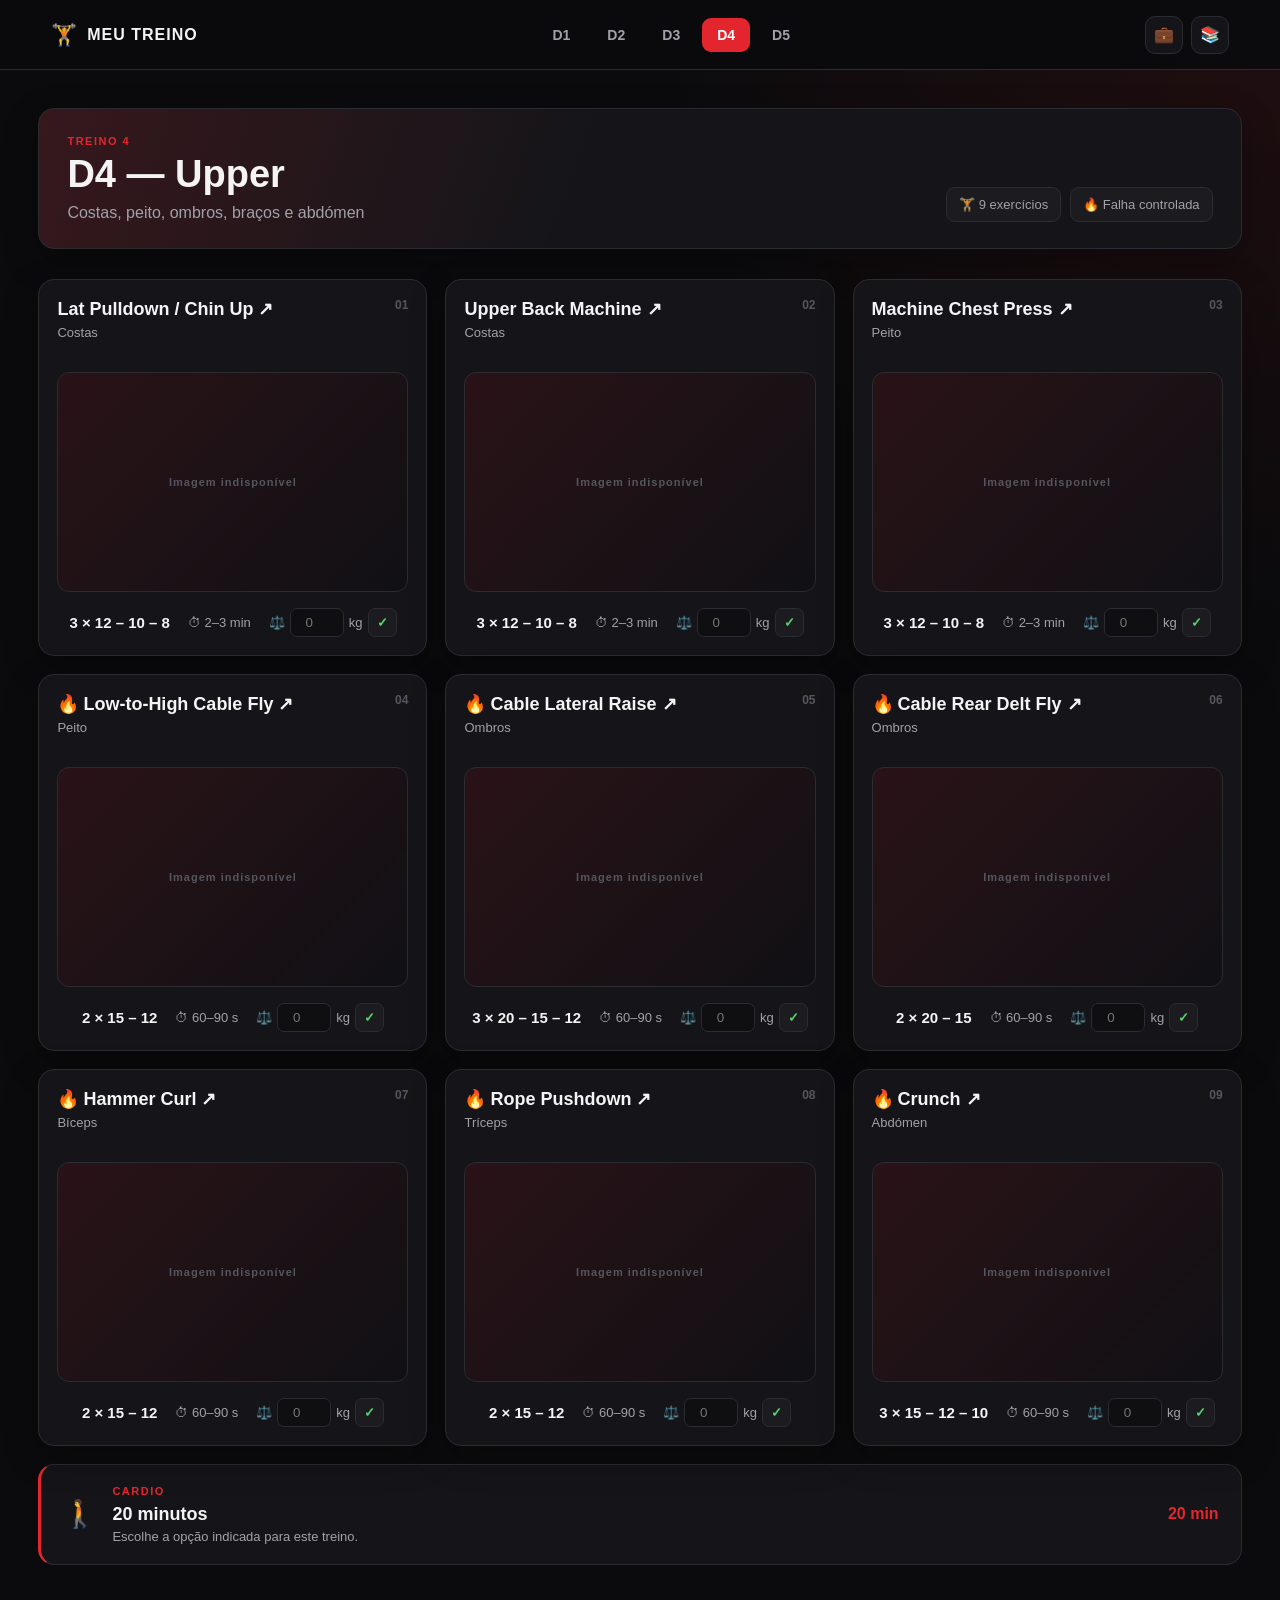
<file: d4.html>
<!DOCTYPE html>
<html lang="pt-PT">
<head>
<meta charset="UTF-8">
<meta name="viewport" content="width=device-width, initial-scale=1.0">
<title>D4 — Upper</title>
<link rel="stylesheet" href="css/style.css">
</head>
<body>
<header class="topo">
  <a class="marca" href="d1.html"><span>🏋️</span><strong>MEU TREINO</strong></a>
  <nav class="menu"><a class="" href="d1.html">D1</a><a class="" href="d2.html">D2</a><a class="" href="d3.html">D3</a><a class="ativo" href="d4.html">D4</a><a class="" href="d5.html">D5</a></nav>
  <div class="atalhos">
    <a href="https://rlpimenta.github.io/Portfolio/" target="_blank" rel="noopener" title="Portfólio">💼</a>
    <a href="https://rlpimenta.github.io/meu-plano-treino/" target="_blank" rel="noopener" title="Projeto do curso">📚</a>
  </div>
</header>
<main class="pagina">
<section class="cabecalho-treino">
 <div><p class="etiqueta">TREINO 4</p><h1>D4 — Upper</h1><p class="descricao">Costas, peito, ombros, braços e abdómen</p></div>
 <div class="resumo-treino"><span>🏋️ 9 exercícios</span><span>🔥 Falha controlada</span></div>
</section>
<section class="lista-exercicios">
<article class="card-exercicio"
 data-exercicio="Lat Pulldown / Chin Up" data-imagem="Wide-Grip_Lat_Pulldown" data-musculo="Lats" data-falha="false">
  <div class="topo-card">
    <div>
      <h2 class="nome-exercicio"></h2>
      <p class="musculo">Costas</p>
    </div>
    <span class="numero">01</span>
  </div>
  <a class="link-imagem" href="#" target="_blank" rel="noopener" title="Abrir fonte das imagens">
    <div class="imagem-exercicio">
      <img class="imagem-1" alt="">
      <img class="imagem-2" alt="">
      <span class="imagem-carregando">A carregar...</span>
    </div>
  </a>
  <div class="info-exercicio">
    <strong class="series">3 × 12 – 10 – 8</strong>
    <span class="descanso">⏱ 2–3 min</span>
    <div class="peso">
      <span>⚖️</span>
      <input class="peso-input" type="number" min="0" step="0.5" placeholder="0" aria-label="Peso Lat Pulldown / Chin Up">
      <span>kg</span>
      <button class="guardar-peso" type="button" title="Guardar peso">✓</button>
    </div>
  </div>
</article>

<article class="card-exercicio"
 data-exercicio="Upper Back Machine" data-imagem="Leverage_Iso_Row" data-musculo="Upper Back" data-falha="false">
  <div class="topo-card">
    <div>
      <h2 class="nome-exercicio"></h2>
      <p class="musculo">Costas</p>
    </div>
    <span class="numero">02</span>
  </div>
  <a class="link-imagem" href="#" target="_blank" rel="noopener" title="Abrir fonte das imagens">
    <div class="imagem-exercicio">
      <img class="imagem-1" alt="">
      <img class="imagem-2" alt="">
      <span class="imagem-carregando">A carregar...</span>
    </div>
  </a>
  <div class="info-exercicio">
    <strong class="series">3 × 12 – 10 – 8</strong>
    <span class="descanso">⏱ 2–3 min</span>
    <div class="peso">
      <span>⚖️</span>
      <input class="peso-input" type="number" min="0" step="0.5" placeholder="0" aria-label="Peso Upper Back Machine">
      <span>kg</span>
      <button class="guardar-peso" type="button" title="Guardar peso">✓</button>
    </div>
  </div>
</article>

<article class="card-exercicio"
 data-exercicio="Machine Chest Press" data-imagem="Leverage_Chest_Press" data-musculo="Chest" data-falha="false">
  <div class="topo-card">
    <div>
      <h2 class="nome-exercicio"></h2>
      <p class="musculo">Peito</p>
    </div>
    <span class="numero">03</span>
  </div>
  <a class="link-imagem" href="#" target="_blank" rel="noopener" title="Abrir fonte das imagens">
    <div class="imagem-exercicio">
      <img class="imagem-1" alt="">
      <img class="imagem-2" alt="">
      <span class="imagem-carregando">A carregar...</span>
    </div>
  </a>
  <div class="info-exercicio">
    <strong class="series">3 × 12 – 10 – 8</strong>
    <span class="descanso">⏱ 2–3 min</span>
    <div class="peso">
      <span>⚖️</span>
      <input class="peso-input" type="number" min="0" step="0.5" placeholder="0" aria-label="Peso Machine Chest Press">
      <span>kg</span>
      <button class="guardar-peso" type="button" title="Guardar peso">✓</button>
    </div>
  </div>
</article>

<article class="card-exercicio"
 data-exercicio="Low-to-High Cable Fly" data-imagem="Low_Cable_Crossover" data-musculo="Chest" data-falha="true">
  <div class="topo-card">
    <div>
      <h2 class="nome-exercicio"></h2>
      <p class="musculo">Peito</p>
    </div>
    <span class="numero">04</span>
  </div>
  <a class="link-imagem" href="#" target="_blank" rel="noopener" title="Abrir fonte das imagens">
    <div class="imagem-exercicio">
      <img class="imagem-1" alt="">
      <img class="imagem-2" alt="">
      <span class="imagem-carregando">A carregar...</span>
    </div>
  </a>
  <div class="info-exercicio">
    <strong class="series">2 × 15 – 12</strong>
    <span class="descanso">⏱ 60–90 s</span>
    <div class="peso">
      <span>⚖️</span>
      <input class="peso-input" type="number" min="0" step="0.5" placeholder="0" aria-label="Peso Low-to-High Cable Fly">
      <span>kg</span>
      <button class="guardar-peso" type="button" title="Guardar peso">✓</button>
    </div>
  </div>
</article>

<article class="card-exercicio"
 data-exercicio="Cable Lateral Raise" data-imagem="Bent_Over_Low-Pulley_Side_Lateral" data-musculo="Shoulders" data-falha="true">
  <div class="topo-card">
    <div>
      <h2 class="nome-exercicio"></h2>
      <p class="musculo">Ombros</p>
    </div>
    <span class="numero">05</span>
  </div>
  <a class="link-imagem" href="#" target="_blank" rel="noopener" title="Abrir fonte das imagens">
    <div class="imagem-exercicio">
      <img class="imagem-1" alt="">
      <img class="imagem-2" alt="">
      <span class="imagem-carregando">A carregar...</span>
    </div>
  </a>
  <div class="info-exercicio">
    <strong class="series">3 × 20 – 15 – 12</strong>
    <span class="descanso">⏱ 60–90 s</span>
    <div class="peso">
      <span>⚖️</span>
      <input class="peso-input" type="number" min="0" step="0.5" placeholder="0" aria-label="Peso Cable Lateral Raise">
      <span>kg</span>
      <button class="guardar-peso" type="button" title="Guardar peso">✓</button>
    </div>
  </div>
</article>

<article class="card-exercicio"
 data-exercicio="Cable Rear Delt Fly" data-imagem="Reverse_Machine_Flyes" data-musculo="Shoulders" data-falha="true">
  <div class="topo-card">
    <div>
      <h2 class="nome-exercicio"></h2>
      <p class="musculo">Ombros</p>
    </div>
    <span class="numero">06</span>
  </div>
  <a class="link-imagem" href="#" target="_blank" rel="noopener" title="Abrir fonte das imagens">
    <div class="imagem-exercicio">
      <img class="imagem-1" alt="">
      <img class="imagem-2" alt="">
      <span class="imagem-carregando">A carregar...</span>
    </div>
  </a>
  <div class="info-exercicio">
    <strong class="series">2 × 20 – 15</strong>
    <span class="descanso">⏱ 60–90 s</span>
    <div class="peso">
      <span>⚖️</span>
      <input class="peso-input" type="number" min="0" step="0.5" placeholder="0" aria-label="Peso Cable Rear Delt Fly">
      <span>kg</span>
      <button class="guardar-peso" type="button" title="Guardar peso">✓</button>
    </div>
  </div>
</article>

<article class="card-exercicio"
 data-exercicio="Hammer Curl" data-imagem="Hammer_Curls" data-musculo="Biceps" data-falha="true">
  <div class="topo-card">
    <div>
      <h2 class="nome-exercicio"></h2>
      <p class="musculo">Bíceps</p>
    </div>
    <span class="numero">07</span>
  </div>
  <a class="link-imagem" href="#" target="_blank" rel="noopener" title="Abrir fonte das imagens">
    <div class="imagem-exercicio">
      <img class="imagem-1" alt="">
      <img class="imagem-2" alt="">
      <span class="imagem-carregando">A carregar...</span>
    </div>
  </a>
  <div class="info-exercicio">
    <strong class="series">2 × 15 – 12</strong>
    <span class="descanso">⏱ 60–90 s</span>
    <div class="peso">
      <span>⚖️</span>
      <input class="peso-input" type="number" min="0" step="0.5" placeholder="0" aria-label="Peso Hammer Curl">
      <span>kg</span>
      <button class="guardar-peso" type="button" title="Guardar peso">✓</button>
    </div>
  </div>
</article>

<article class="card-exercicio"
 data-exercicio="Rope Pushdown" data-imagem="Triceps_Pushdown_-_Rope_Attachment" data-musculo="Triceps" data-falha="true">
  <div class="topo-card">
    <div>
      <h2 class="nome-exercicio"></h2>
      <p class="musculo">Tríceps</p>
    </div>
    <span class="numero">08</span>
  </div>
  <a class="link-imagem" href="#" target="_blank" rel="noopener" title="Abrir fonte das imagens">
    <div class="imagem-exercicio">
      <img class="imagem-1" alt="">
      <img class="imagem-2" alt="">
      <span class="imagem-carregando">A carregar...</span>
    </div>
  </a>
  <div class="info-exercicio">
    <strong class="series">2 × 15 – 12</strong>
    <span class="descanso">⏱ 60–90 s</span>
    <div class="peso">
      <span>⚖️</span>
      <input class="peso-input" type="number" min="0" step="0.5" placeholder="0" aria-label="Peso Rope Pushdown">
      <span>kg</span>
      <button class="guardar-peso" type="button" title="Guardar peso">✓</button>
    </div>
  </div>
</article>

<article class="card-exercicio"
 data-exercicio="Crunch" data-imagem="Crunches" data-musculo="Abs" data-falha="true">
  <div class="topo-card">
    <div>
      <h2 class="nome-exercicio"></h2>
      <p class="musculo">Abdómen</p>
    </div>
    <span class="numero">09</span>
  </div>
  <a class="link-imagem" href="#" target="_blank" rel="noopener" title="Abrir fonte das imagens">
    <div class="imagem-exercicio">
      <img class="imagem-1" alt="">
      <img class="imagem-2" alt="">
      <span class="imagem-carregando">A carregar...</span>
    </div>
  </a>
  <div class="info-exercicio">
    <strong class="series">3 × 15 – 12 – 10</strong>
    <span class="descanso">⏱ 60–90 s</span>
    <div class="peso">
      <span>⚖️</span>
      <input class="peso-input" type="number" min="0" step="0.5" placeholder="0" aria-label="Peso Crunch">
      <span>kg</span>
      <button class="guardar-peso" type="button" title="Guardar peso">✓</button>
    </div>
  </div>
</article></section>
<section class="card-cardio"><div><span class="icone-cardio">🚶</span><div><p class="etiqueta">CARDIO</p><h2>20 minutos</h2><p>Escolhe a opção indicada para este treino.</p></div></div><strong class="cardio-tempo">20 min</strong></section>
</main>
<script src="js/app.js"></script>
</body>
</html>
</file>
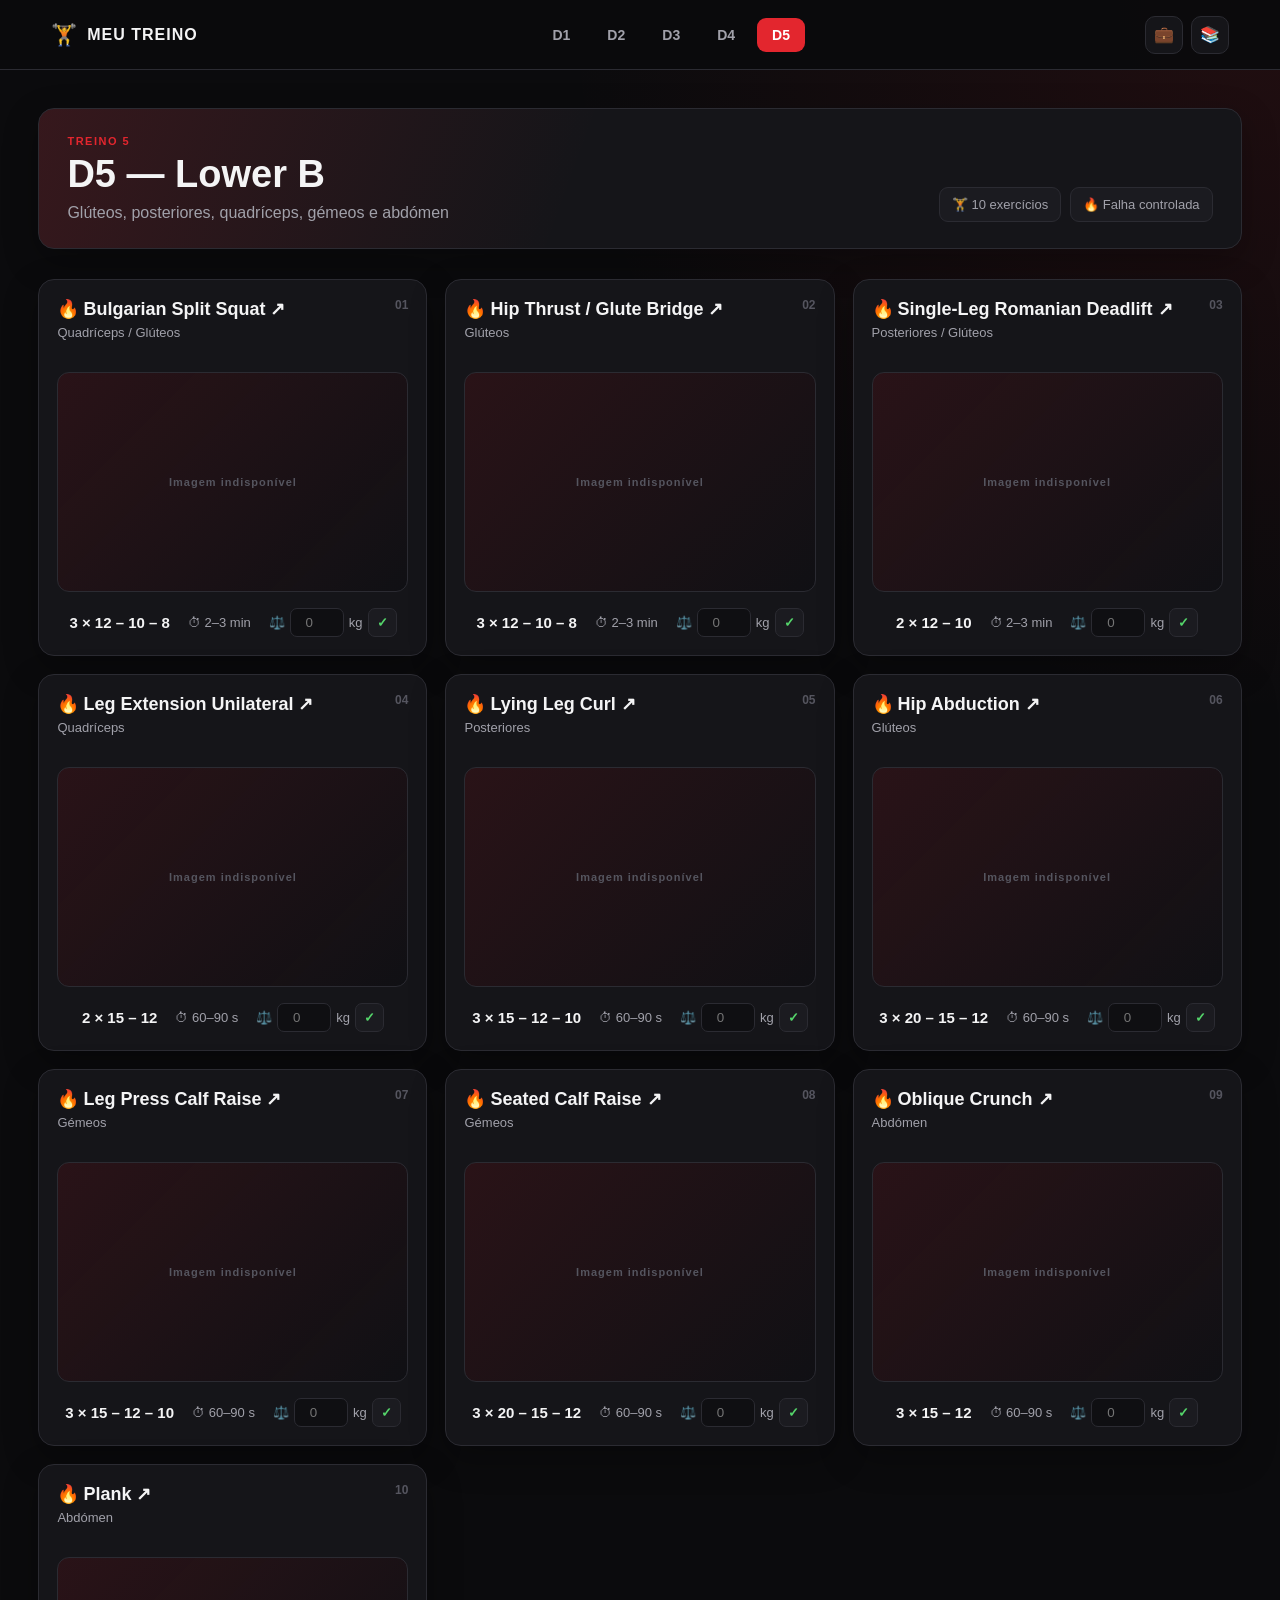
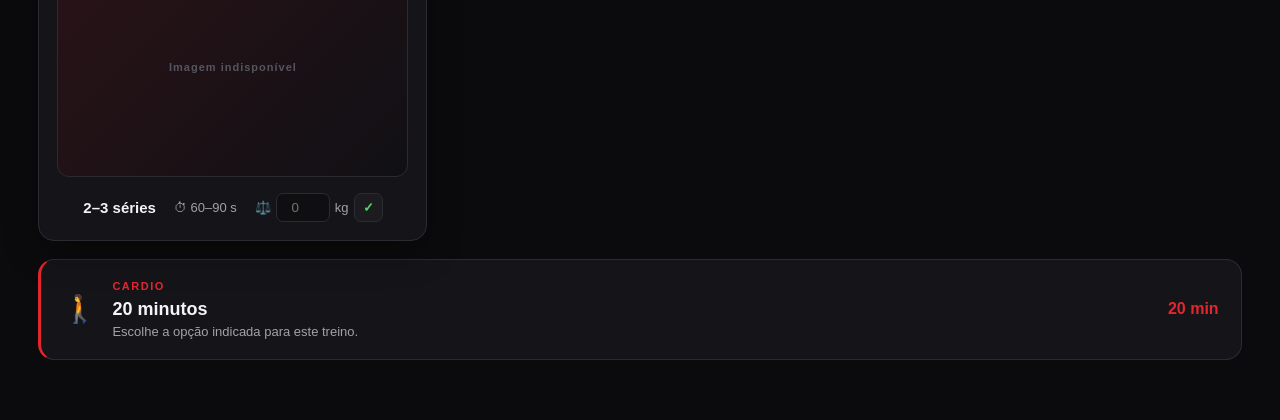
<file: d5.html>
<!DOCTYPE html>
<html lang="pt-PT">
<head>
<meta charset="UTF-8">
<meta name="viewport" content="width=device-width, initial-scale=1.0">
<title>D5 — Lower B</title>
<link rel="stylesheet" href="css/style.css">
</head>
<body>
<header class="topo">
  <a class="marca" href="d1.html"><span>🏋️</span><strong>MEU TREINO</strong></a>
  <nav class="menu"><a class="" href="d1.html">D1</a><a class="" href="d2.html">D2</a><a class="" href="d3.html">D3</a><a class="" href="d4.html">D4</a><a class="ativo" href="d5.html">D5</a></nav>
  <div class="atalhos">
    <a href="https://rlpimenta.github.io/Portfolio/" target="_blank" rel="noopener" title="Portfólio">💼</a>
    <a href="https://rlpimenta.github.io/meu-plano-treino/" target="_blank" rel="noopener" title="Projeto do curso">📚</a>
  </div>
</header>
<main class="pagina">
<section class="cabecalho-treino">
 <div><p class="etiqueta">TREINO 5</p><h1>D5 — Lower B</h1><p class="descricao">Glúteos, posteriores, quadríceps, gémeos e abdómen</p></div>
 <div class="resumo-treino"><span>🏋️ 10 exercícios</span><span>🔥 Falha controlada</span></div>
</section>
<section class="lista-exercicios">
<article class="card-exercicio"
 data-exercicio="Bulgarian Split Squat" data-imagem="Split_Squat_with_Dumbbells" data-musculo="Quads" data-falha="true">
  <div class="topo-card">
    <div>
      <h2 class="nome-exercicio"></h2>
      <p class="musculo">Quadríceps / Glúteos</p>
    </div>
    <span class="numero">01</span>
  </div>
  <a class="link-imagem" href="#" target="_blank" rel="noopener" title="Abrir fonte das imagens">
    <div class="imagem-exercicio">
      <img class="imagem-1" alt="">
      <img class="imagem-2" alt="">
      <span class="imagem-carregando">A carregar...</span>
    </div>
  </a>
  <div class="info-exercicio">
    <strong class="series">3 × 12 – 10 – 8</strong>
    <span class="descanso">⏱ 2–3 min</span>
    <div class="peso">
      <span>⚖️</span>
      <input class="peso-input" type="number" min="0" step="0.5" placeholder="0" aria-label="Peso Bulgarian Split Squat">
      <span>kg</span>
      <button class="guardar-peso" type="button" title="Guardar peso">✓</button>
    </div>
  </div>
</article>

<article class="card-exercicio"
 data-exercicio="Hip Thrust / Glute Bridge" data-imagem="Barbell_Hip_Thrust" data-musculo="Glutes" data-falha="true">
  <div class="topo-card">
    <div>
      <h2 class="nome-exercicio"></h2>
      <p class="musculo">Glúteos</p>
    </div>
    <span class="numero">02</span>
  </div>
  <a class="link-imagem" href="#" target="_blank" rel="noopener" title="Abrir fonte das imagens">
    <div class="imagem-exercicio">
      <img class="imagem-1" alt="">
      <img class="imagem-2" alt="">
      <span class="imagem-carregando">A carregar...</span>
    </div>
  </a>
  <div class="info-exercicio">
    <strong class="series">3 × 12 – 10 – 8</strong>
    <span class="descanso">⏱ 2–3 min</span>
    <div class="peso">
      <span>⚖️</span>
      <input class="peso-input" type="number" min="0" step="0.5" placeholder="0" aria-label="Peso Hip Thrust / Glute Bridge">
      <span>kg</span>
      <button class="guardar-peso" type="button" title="Guardar peso">✓</button>
    </div>
  </div>
</article>

<article class="card-exercicio"
 data-exercicio="Single-Leg Romanian Deadlift" data-imagem="Romanian_Deadlift" data-musculo="Hamstrings" data-falha="true">
  <div class="topo-card">
    <div>
      <h2 class="nome-exercicio"></h2>
      <p class="musculo">Posteriores / Glúteos</p>
    </div>
    <span class="numero">03</span>
  </div>
  <a class="link-imagem" href="#" target="_blank" rel="noopener" title="Abrir fonte das imagens">
    <div class="imagem-exercicio">
      <img class="imagem-1" alt="">
      <img class="imagem-2" alt="">
      <span class="imagem-carregando">A carregar...</span>
    </div>
  </a>
  <div class="info-exercicio">
    <strong class="series">2 × 12 – 10</strong>
    <span class="descanso">⏱ 2–3 min</span>
    <div class="peso">
      <span>⚖️</span>
      <input class="peso-input" type="number" min="0" step="0.5" placeholder="0" aria-label="Peso Single-Leg Romanian Deadlift">
      <span>kg</span>
      <button class="guardar-peso" type="button" title="Guardar peso">✓</button>
    </div>
  </div>
</article>

<article class="card-exercicio"
 data-exercicio="Leg Extension Unilateral" data-imagem="Single-Leg_Leg_Extension" data-musculo="Quads" data-falha="true">
  <div class="topo-card">
    <div>
      <h2 class="nome-exercicio"></h2>
      <p class="musculo">Quadríceps</p>
    </div>
    <span class="numero">04</span>
  </div>
  <a class="link-imagem" href="#" target="_blank" rel="noopener" title="Abrir fonte das imagens">
    <div class="imagem-exercicio">
      <img class="imagem-1" alt="">
      <img class="imagem-2" alt="">
      <span class="imagem-carregando">A carregar...</span>
    </div>
  </a>
  <div class="info-exercicio">
    <strong class="series">2 × 15 – 12</strong>
    <span class="descanso">⏱ 60–90 s</span>
    <div class="peso">
      <span>⚖️</span>
      <input class="peso-input" type="number" min="0" step="0.5" placeholder="0" aria-label="Peso Leg Extension Unilateral">
      <span>kg</span>
      <button class="guardar-peso" type="button" title="Guardar peso">✓</button>
    </div>
  </div>
</article>

<article class="card-exercicio"
 data-exercicio="Lying Leg Curl" data-imagem="Lying_Leg_Curls" data-musculo="Hamstrings" data-falha="true">
  <div class="topo-card">
    <div>
      <h2 class="nome-exercicio"></h2>
      <p class="musculo">Posteriores</p>
    </div>
    <span class="numero">05</span>
  </div>
  <a class="link-imagem" href="#" target="_blank" rel="noopener" title="Abrir fonte das imagens">
    <div class="imagem-exercicio">
      <img class="imagem-1" alt="">
      <img class="imagem-2" alt="">
      <span class="imagem-carregando">A carregar...</span>
    </div>
  </a>
  <div class="info-exercicio">
    <strong class="series">3 × 15 – 12 – 10</strong>
    <span class="descanso">⏱ 60–90 s</span>
    <div class="peso">
      <span>⚖️</span>
      <input class="peso-input" type="number" min="0" step="0.5" placeholder="0" aria-label="Peso Lying Leg Curl">
      <span>kg</span>
      <button class="guardar-peso" type="button" title="Guardar peso">✓</button>
    </div>
  </div>
</article>

<article class="card-exercicio"
 data-exercicio="Hip Abduction" data-imagem="Thigh_Abductor" data-musculo="Glutes" data-falha="true">
  <div class="topo-card">
    <div>
      <h2 class="nome-exercicio"></h2>
      <p class="musculo">Glúteos</p>
    </div>
    <span class="numero">06</span>
  </div>
  <a class="link-imagem" href="#" target="_blank" rel="noopener" title="Abrir fonte das imagens">
    <div class="imagem-exercicio">
      <img class="imagem-1" alt="">
      <img class="imagem-2" alt="">
      <span class="imagem-carregando">A carregar...</span>
    </div>
  </a>
  <div class="info-exercicio">
    <strong class="series">3 × 20 – 15 – 12</strong>
    <span class="descanso">⏱ 60–90 s</span>
    <div class="peso">
      <span>⚖️</span>
      <input class="peso-input" type="number" min="0" step="0.5" placeholder="0" aria-label="Peso Hip Abduction">
      <span>kg</span>
      <button class="guardar-peso" type="button" title="Guardar peso">✓</button>
    </div>
  </div>
</article>

<article class="card-exercicio"
 data-exercicio="Leg Press Calf Raise" data-imagem="Calf_Press_On_The_Leg_Press_Machine" data-musculo="Calves" data-falha="true">
  <div class="topo-card">
    <div>
      <h2 class="nome-exercicio"></h2>
      <p class="musculo">Gémeos</p>
    </div>
    <span class="numero">07</span>
  </div>
  <a class="link-imagem" href="#" target="_blank" rel="noopener" title="Abrir fonte das imagens">
    <div class="imagem-exercicio">
      <img class="imagem-1" alt="">
      <img class="imagem-2" alt="">
      <span class="imagem-carregando">A carregar...</span>
    </div>
  </a>
  <div class="info-exercicio">
    <strong class="series">3 × 15 – 12 – 10</strong>
    <span class="descanso">⏱ 60–90 s</span>
    <div class="peso">
      <span>⚖️</span>
      <input class="peso-input" type="number" min="0" step="0.5" placeholder="0" aria-label="Peso Leg Press Calf Raise">
      <span>kg</span>
      <button class="guardar-peso" type="button" title="Guardar peso">✓</button>
    </div>
  </div>
</article>

<article class="card-exercicio"
 data-exercicio="Seated Calf Raise" data-imagem="Seated_Calf_Raise" data-musculo="Calves" data-falha="true">
  <div class="topo-card">
    <div>
      <h2 class="nome-exercicio"></h2>
      <p class="musculo">Gémeos</p>
    </div>
    <span class="numero">08</span>
  </div>
  <a class="link-imagem" href="#" target="_blank" rel="noopener" title="Abrir fonte das imagens">
    <div class="imagem-exercicio">
      <img class="imagem-1" alt="">
      <img class="imagem-2" alt="">
      <span class="imagem-carregando">A carregar...</span>
    </div>
  </a>
  <div class="info-exercicio">
    <strong class="series">3 × 20 – 15 – 12</strong>
    <span class="descanso">⏱ 60–90 s</span>
    <div class="peso">
      <span>⚖️</span>
      <input class="peso-input" type="number" min="0" step="0.5" placeholder="0" aria-label="Peso Seated Calf Raise">
      <span>kg</span>
      <button class="guardar-peso" type="button" title="Guardar peso">✓</button>
    </div>
  </div>
</article>

<article class="card-exercicio"
 data-exercicio="Oblique Crunch" data-imagem="Dumbbell_Side_Bend" data-musculo="Abs" data-falha="true">
  <div class="topo-card">
    <div>
      <h2 class="nome-exercicio"></h2>
      <p class="musculo">Abdómen</p>
    </div>
    <span class="numero">09</span>
  </div>
  <a class="link-imagem" href="#" target="_blank" rel="noopener" title="Abrir fonte das imagens">
    <div class="imagem-exercicio">
      <img class="imagem-1" alt="">
      <img class="imagem-2" alt="">
      <span class="imagem-carregando">A carregar...</span>
    </div>
  </a>
  <div class="info-exercicio">
    <strong class="series">3 × 15 – 12</strong>
    <span class="descanso">⏱ 60–90 s</span>
    <div class="peso">
      <span>⚖️</span>
      <input class="peso-input" type="number" min="0" step="0.5" placeholder="0" aria-label="Peso Oblique Crunch">
      <span>kg</span>
      <button class="guardar-peso" type="button" title="Guardar peso">✓</button>
    </div>
  </div>
</article>

<article class="card-exercicio"
 data-exercicio="Plank" data-imagem="Plank" data-musculo="Abs" data-falha="true">
  <div class="topo-card">
    <div>
      <h2 class="nome-exercicio"></h2>
      <p class="musculo">Abdómen</p>
    </div>
    <span class="numero">10</span>
  </div>
  <a class="link-imagem" href="#" target="_blank" rel="noopener" title="Abrir fonte das imagens">
    <div class="imagem-exercicio">
      <img class="imagem-1" alt="">
      <img class="imagem-2" alt="">
      <span class="imagem-carregando">A carregar...</span>
    </div>
  </a>
  <div class="info-exercicio">
    <strong class="series">2–3 séries</strong>
    <span class="descanso">⏱ 60–90 s</span>
    <div class="peso">
      <span>⚖️</span>
      <input class="peso-input" type="number" min="0" step="0.5" placeholder="0" aria-label="Peso Plank">
      <span>kg</span>
      <button class="guardar-peso" type="button" title="Guardar peso">✓</button>
    </div>
  </div>
</article></section>
<section class="card-cardio"><div><span class="icone-cardio">🚶</span><div><p class="etiqueta">CARDIO</p><h2>20 minutos</h2><p>Escolhe a opção indicada para este treino.</p></div></div><strong class="cardio-tempo">20 min</strong></section>
</main>
<script src="js/app.js"></script>
</body>
</html>
</file>
<file: css/style.css>
:root {
    --cor-fundo:#0b0b0d; --cor-card:#151519; --cor-card-2:#1b1b20;
    --cor-borda:#2b2b32; --cor-texto:#f4f4f5; --cor-suave:#a1a1aa;
    --cor-vermelho:#e3262e; --cor-verde:#55d66b; --raio:16px;
    --sombra:0 12px 35px rgba(0,0,0,.28); --largura-maxima:1500px;
}
*{box-sizing:border-box;margin:0;padding:0}
body{min-height:100vh;background:radial-gradient(circle at top right,rgba(227,38,46,.10),transparent 30%),var(--cor-fundo);color:var(--cor-texto);font-family:Arial,Helvetica,sans-serif}
a{color:inherit}
.topo{min-height:70px;padding:0 4%;display:flex;align-items:center;justify-content:space-between;gap:24px;background:rgba(11,11,13,.97);border-bottom:1px solid var(--cor-borda);position:sticky;top:0;z-index:10}
.marca{display:flex;align-items:center;gap:9px;text-decoration:none;letter-spacing:1px;white-space:nowrap}
.marca span{font-size:21px}.menu{display:flex;gap:7px}.menu a{padding:9px 15px;border-radius:9px;color:var(--cor-suave);text-decoration:none;font-size:14px;font-weight:700;transition:.2s}
.menu a:hover,.menu a.ativo{color:white;background:var(--cor-vermelho)}
.atalhos{display:flex;gap:8px}.atalhos a{width:38px;height:38px;display:grid;place-items:center;background:var(--cor-card);border:1px solid var(--cor-borda);border-radius:10px;text-decoration:none;transition:.2s}
.atalhos a:hover{border-color:var(--cor-vermelho);transform:translateY(-2px)}
.pagina{width:min(94%,var(--largura-maxima));margin:auto;padding:38px 0 60px}
.cabecalho-treino{margin-bottom:30px;padding:26px 28px;display:flex;align-items:flex-end;justify-content:space-between;gap:30px;background:linear-gradient(110deg,rgba(227,38,46,.16),transparent 45%),var(--cor-card);border:1px solid var(--cor-borda);border-radius:var(--raio);box-shadow:var(--sombra)}
.etiqueta{margin-bottom:7px;color:var(--cor-vermelho);font-size:11px;font-weight:800;letter-spacing:1.5px;text-transform:uppercase}
.cabecalho-treino h1{font-size:clamp(25px,3vw,38px);line-height:1.1}.descricao{margin-top:8px;color:var(--cor-suave)}
.resumo-treino{display:flex;flex-wrap:wrap;justify-content:flex-end;gap:9px}.resumo-treino span{padding:9px 12px;color:var(--cor-suave);font-size:13px;background:var(--cor-card-2);border:1px solid var(--cor-borda);border-radius:9px}
.lista-exercicios{display:grid;grid-template-columns:repeat(auto-fit,minmax(350px,1fr));gap:18px}
.card-exercicio{min-width:0;padding:18px;background:var(--cor-card);border:1px solid var(--cor-borda);border-radius:var(--raio);box-shadow:var(--sombra);transition:border-color .2s,transform .2s}
.card-exercicio:hover{border-color:rgba(227,38,46,.55);transform:translateY(-2px)}
.topo-card{min-height:62px;display:flex;align-items:flex-start;justify-content:space-between;gap:12px}.topo-card h2{font-size:18px;line-height:1.25}
.nome-exercicio a{text-decoration:none}.nome-exercicio a:hover{color:var(--cor-vermelho)}.falha{margin-right:4px}.musculo{margin-top:5px;color:var(--cor-suave);font-size:13px}.numero{color:#55555f;font-size:12px;font-weight:800}
.link-imagem{display:block;text-decoration:none}.imagem-exercicio{width:100%;height:220px;margin:12px 0 16px;position:relative;overflow:hidden;display:grid;place-items:center;border:1px solid var(--cor-borda);border-radius:12px;background:linear-gradient(135deg,rgba(227,38,46,.12),transparent),#101014}
.imagem-exercicio img{width:100%;height:100%;object-fit:contain;position:absolute;inset:0;opacity:0;transition:opacity .25s}.imagem-exercicio img.visivel{opacity:1}.imagem-carregando{color:#55555f;font-size:11px;font-weight:700;letter-spacing:1px}
.info-exercicio{display:flex;align-items:center;justify-content:center;gap:18px;white-space:nowrap}
.series{font-size:15px}.descanso{color:var(--cor-suave);font-size:13px}.peso{display:flex;align-items:center;gap:5px;color:var(--cor-suave);font-size:13px}
.peso-input{width:54px;height:29px;padding:0 5px;color:white;background:#0f0f12;border:1px solid var(--cor-borda);border-radius:7px;outline:none;text-align:center}.peso-input:focus{border-color:var(--cor-vermelho)}
.guardar-peso{width:29px;height:29px;color:var(--cor-verde);background:var(--cor-card-2);border:1px solid var(--cor-borda);border-radius:7px;cursor:pointer;font-weight:800}.guardar-peso:hover,.guardar-peso.guardado{border-color:var(--cor-verde)}
.card-cardio{margin-top:18px;padding:20px 22px;display:flex;align-items:center;justify-content:space-between;gap:20px;background:var(--cor-card);border:1px solid var(--cor-borda);border-left:3px solid var(--cor-vermelho);border-radius:var(--raio)}
.card-cardio>div{display:flex;align-items:center;gap:15px}.icone-cardio{font-size:27px}.card-cardio h2{font-size:18px}.card-cardio p:last-child{margin-top:4px;color:var(--cor-suave);font-size:13px}.cardio-tempo{color:var(--cor-vermelho);white-space:nowrap}
@media(min-width:1250px){.lista-exercicios{grid-template-columns:repeat(3,minmax(0,1fr))}}
@media(min-width:800px) and (max-width:1249px){.lista-exercicios{grid-template-columns:repeat(2,minmax(0,1fr))}}
@media(max-width:799px){.topo{padding:12px 4%;flex-wrap:wrap;justify-content:center}.marca{width:100%;justify-content:center}.menu{width:100%;overflow-x:auto;justify-content:flex-start}.menu a{flex:0 0 auto}.atalhos{position:absolute;right:4%;top:15px}.pagina{width:92%;padding-top:24px}.cabecalho-treino{align-items:flex-start;flex-direction:column;padding:22px}.resumo-treino{justify-content:flex-start}.lista-exercicios{grid-template-columns:1fr}.imagem-exercicio{height:210px}}
@media(max-width:480px){.atalhos{display:none}.menu a{padding:8px 11px;font-size:13px}.pagina{width:94%}.cabecalho-treino h1{font-size:25px}.card-exercicio{padding:15px}.imagem-exercicio{height:200px}.info-exercicio{gap:10px}.series{font-size:14px}.descanso{font-size:12px}.peso-input{width:48px}}
</file>
